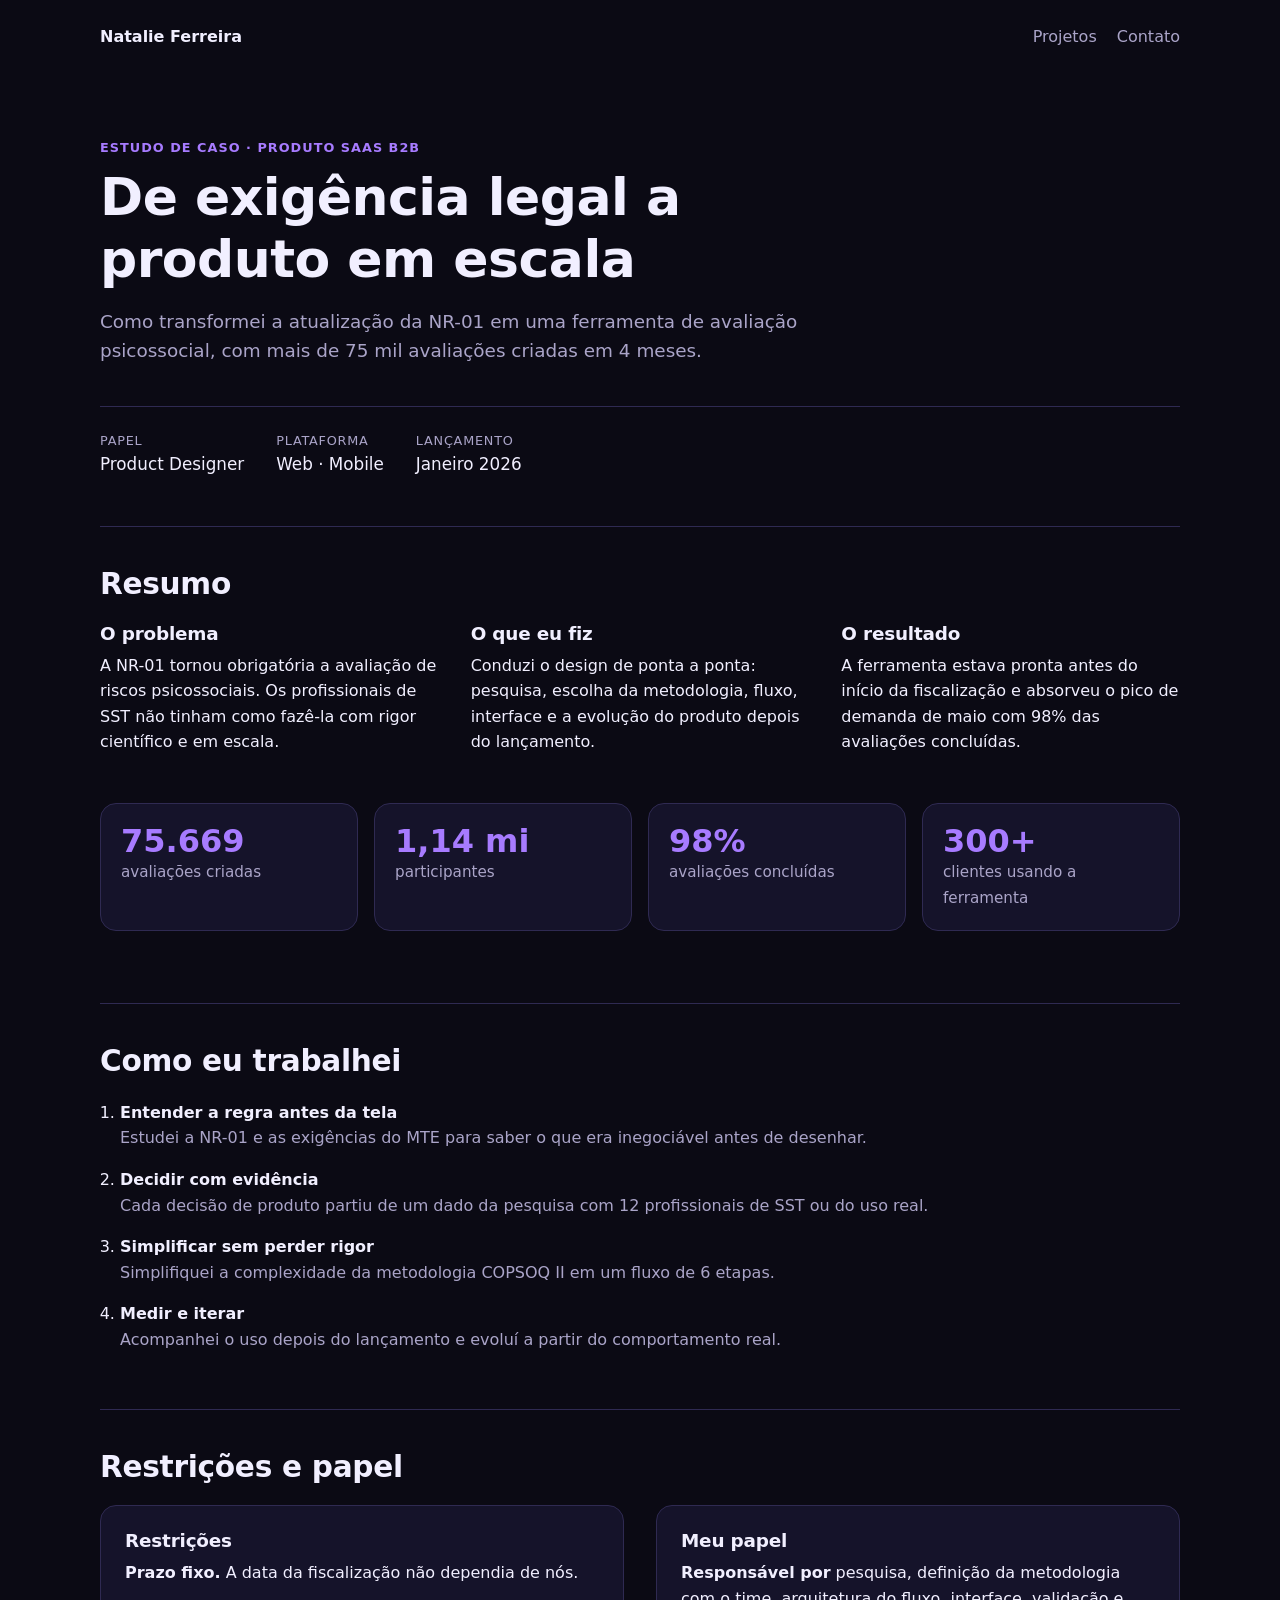
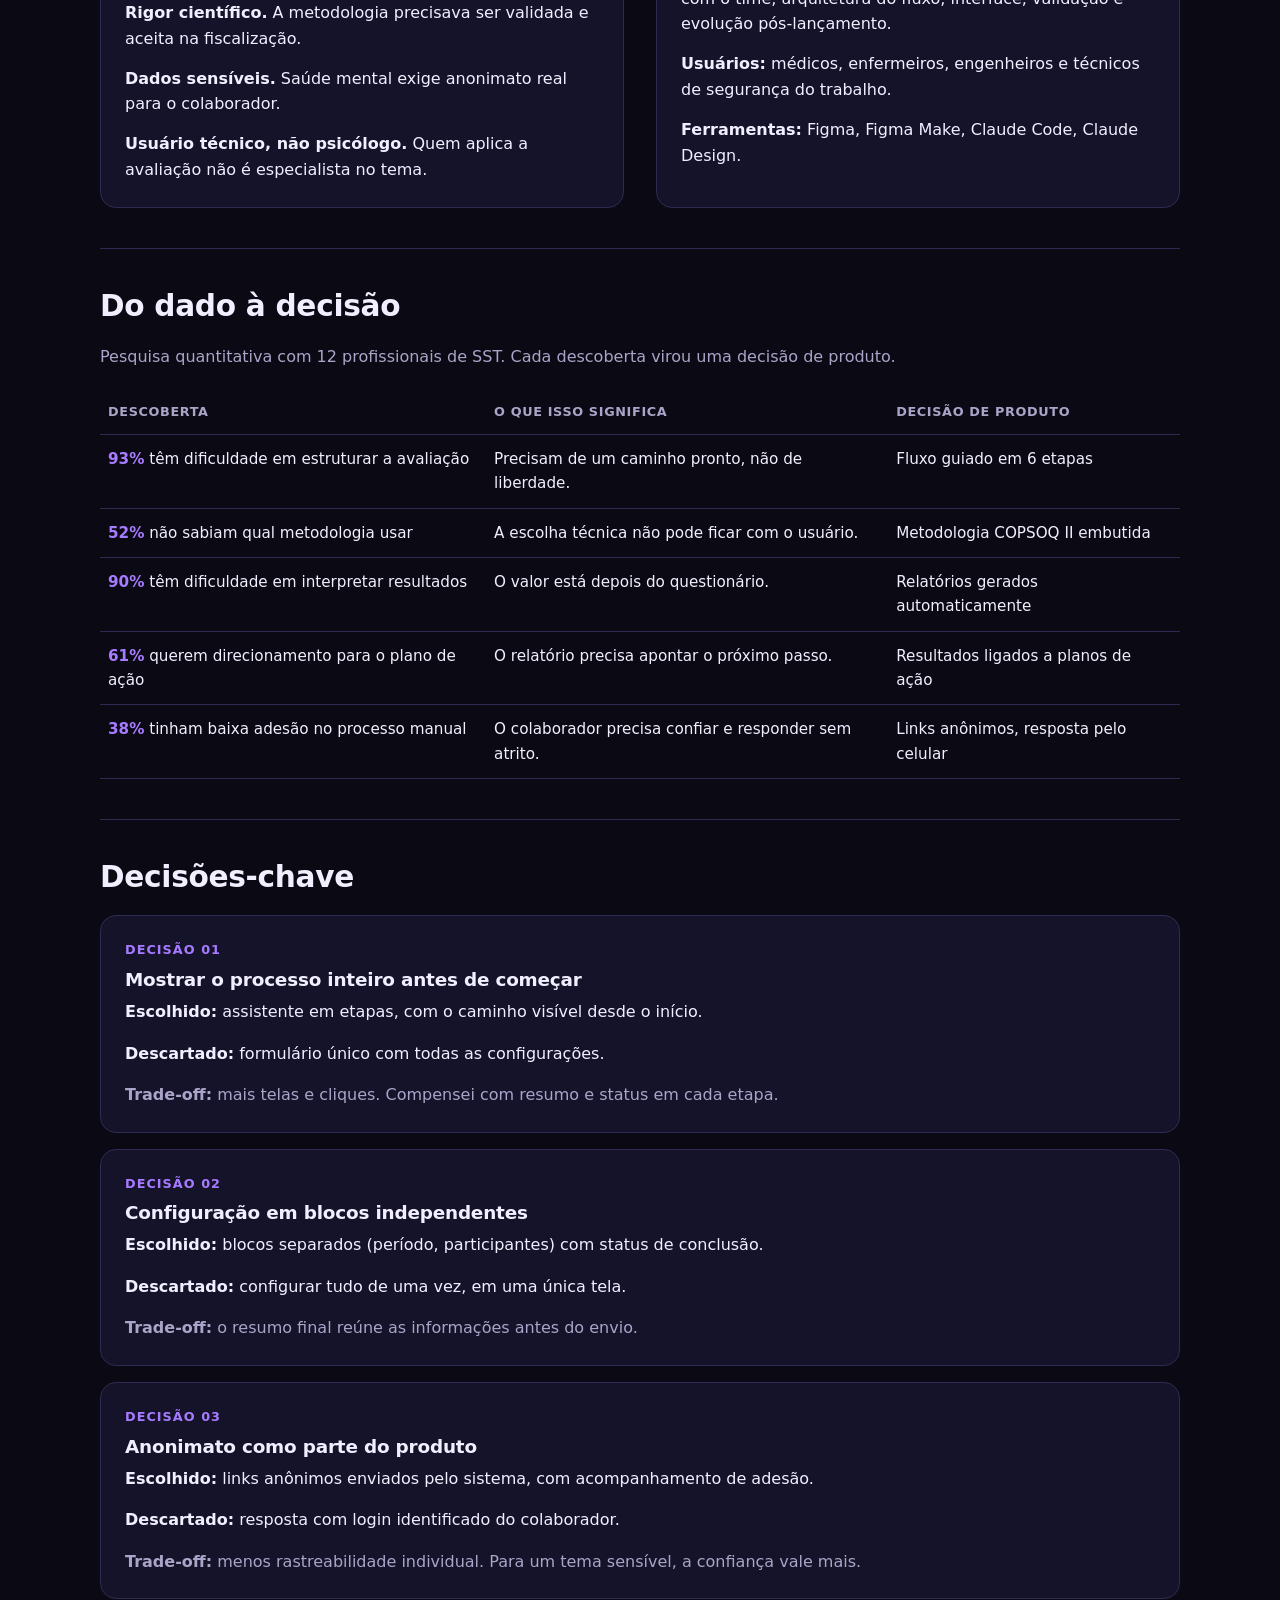
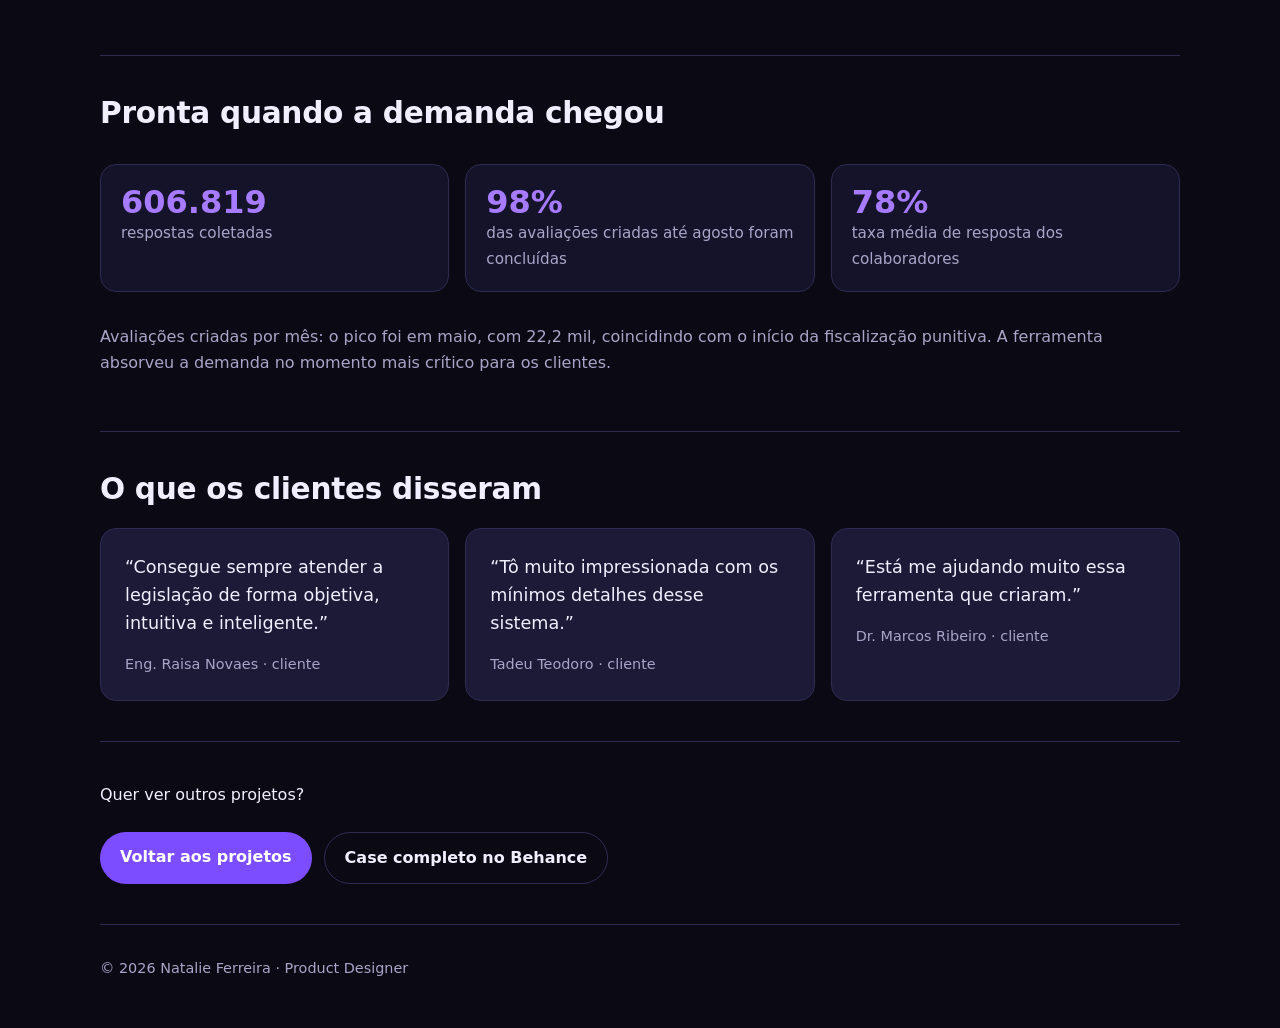
<file: projeto-avaliacao-psicossocial.html>
<!DOCTYPE html>
<html lang="pt-BR">
  <head>
    <meta charset="UTF-8" />
    <meta name="viewport" content="width=device-width, initial-scale=1.0" />
    <meta name="description" content="Estudo de caso: avaliação psicossocial da NR-01 no Sistema ESO, por Natalie Ferreira." />
    <title>Avaliação psicossocial | Natalie Ferreira</title>
    <link rel="stylesheet" href="styles.css" />
  </head>
  <body>
    <header class="site-header">
      <a class="logo" href="index.html">Natalie Ferreira</a>
      <nav aria-label="Principal">
        <a href="index.html#projetos">Projetos</a>
        <a href="index.html#contato">Contato</a>
      </nav>
    </header>

    <main>
      <section class="hero">
        <p class="eyebrow">Estudo de caso · Produto SaaS B2B</p>
        <h1>De exigência legal a produto em escala</h1>
        <p class="lead">
          Como transformei a atualização da NR-01 em uma ferramenta de avaliação psicossocial, com mais de 75 mil avaliações criadas em 4 meses.
        </p>
        <dl class="case-meta">
          <div><dt>Papel</dt><dd>Product Designer</dd></div>
          <div><dt>Plataforma</dt><dd>Web · Mobile</dd></div>
          <div><dt>Lançamento</dt><dd>Janeiro 2026</dd></div>
        </dl>
      </section>

      <section class="section">
        <h2>Resumo</h2>
        <div class="three-col">
          <div>
            <h3>O problema</h3>
            <p>A NR-01 tornou obrigatória a avaliação de riscos psicossociais. Os profissionais de SST não tinham como fazê-la com rigor científico e em escala.</p>
          </div>
          <div>
            <h3>O que eu fiz</h3>
            <p>Conduzi o design de ponta a ponta: pesquisa, escolha da metodologia, fluxo, interface e a evolução do produto depois do lançamento.</p>
          </div>
          <div>
            <h3>O resultado</h3>
            <p>A ferramenta estava pronta antes do início da fiscalização e absorveu o pico de demanda de maio com 98% das avaliações concluídas.</p>
          </div>
        </div>

        <ul class="stats">
          <li><strong>75.669</strong><span>avaliações criadas</span></li>
          <li><strong>1,14 mi</strong><span>participantes</span></li>
          <li><strong>98%</strong><span>avaliações concluídas</span></li>
          <li><strong>300+</strong><span>clientes usando a ferramenta</span></li>
        </ul>
      </section>

      <section class="section">
        <h2>Como eu trabalhei</h2>
        <ol class="steps">
          <li><strong>Entender a regra antes da tela</strong><span>Estudei a NR-01 e as exigências do MTE para saber o que era inegociável antes de desenhar.</span></li>
          <li><strong>Decidir com evidência</strong><span>Cada decisão de produto partiu de um dado da pesquisa com 12 profissionais de SST ou do uso real.</span></li>
          <li><strong>Simplificar sem perder rigor</strong><span>Simplifiquei a complexidade da metodologia COPSOQ II em um fluxo de 6 etapas.</span></li>
          <li><strong>Medir e iterar</strong><span>Acompanhei o uso depois do lançamento e evoluí a partir do comportamento real.</span></li>
        </ol>
      </section>

      <section class="section">
        <h2>Restrições e papel</h2>
        <div class="two-col">
          <div class="panel">
            <h3>Restrições</h3>
            <ul class="plain">
              <li><strong>Prazo fixo.</strong> A data da fiscalização não dependia de nós.</li>
              <li><strong>Rigor científico.</strong> A metodologia precisava ser validada e aceita na fiscalização.</li>
              <li><strong>Dados sensíveis.</strong> Saúde mental exige anonimato real para o colaborador.</li>
              <li><strong>Usuário técnico, não psicólogo.</strong> Quem aplica a avaliação não é especialista no tema.</li>
            </ul>
          </div>
          <div class="panel">
            <h3>Meu papel</h3>
            <ul class="plain">
              <li><strong>Responsável por</strong> pesquisa, definição da metodologia com o time, arquitetura do fluxo, interface, validação e evolução pós-lançamento.</li>
              <li><strong>Usuários:</strong> médicos, enfermeiros, engenheiros e técnicos de segurança do trabalho.</li>
              <li><strong>Ferramentas:</strong> Figma, Figma Make, Claude Code, Claude Design.</li>
            </ul>
          </div>
        </div>
      </section>

      <section class="section">
        <h2>Do dado à decisão</h2>
        <p class="muted">Pesquisa quantitativa com 12 profissionais de SST. Cada descoberta virou uma decisão de produto.</p>
        <table class="research">
          <thead>
            <tr><th>Descoberta</th><th>O que isso significa</th><th>Decisão de produto</th></tr>
          </thead>
          <tbody>
            <tr><td><strong>93%</strong> têm dificuldade em estruturar a avaliação</td><td>Precisam de um caminho pronto, não de liberdade.</td><td>Fluxo guiado em 6 etapas</td></tr>
            <tr><td><strong>52%</strong> não sabiam qual metodologia usar</td><td>A escolha técnica não pode ficar com o usuário.</td><td>Metodologia COPSOQ II embutida</td></tr>
            <tr><td><strong>90%</strong> têm dificuldade em interpretar resultados</td><td>O valor está depois do questionário.</td><td>Relatórios gerados automaticamente</td></tr>
            <tr><td><strong>61%</strong> querem direcionamento para o plano de ação</td><td>O relatório precisa apontar o próximo passo.</td><td>Resultados ligados a planos de ação</td></tr>
            <tr><td><strong>38%</strong> tinham baixa adesão no processo manual</td><td>O colaborador precisa confiar e responder sem atrito.</td><td>Links anônimos, resposta pelo celular</td></tr>
          </tbody>
        </table>
      </section>

      <section class="section">
        <h2>Decisões-chave</h2>

        <article class="decision">
          <p class="eyebrow">Decisão 01</p>
          <h3>Mostrar o processo inteiro antes de começar</h3>
          <p><strong>Escolhido:</strong> assistente em etapas, com o caminho visível desde o início.</p>
          <p><strong>Descartado:</strong> formulário único com todas as configurações.</p>
          <p class="muted"><strong>Trade-off:</strong> mais telas e cliques. Compensei com resumo e status em cada etapa.</p>
        </article>

        <article class="decision">
          <p class="eyebrow">Decisão 02</p>
          <h3>Configuração em blocos independentes</h3>
          <p><strong>Escolhido:</strong> blocos separados (período, participantes) com status de conclusão.</p>
          <p><strong>Descartado:</strong> configurar tudo de uma vez, em uma única tela.</p>
          <p class="muted"><strong>Trade-off:</strong> o resumo final reúne as informações antes do envio.</p>
        </article>

        <article class="decision">
          <p class="eyebrow">Decisão 03</p>
          <h3>Anonimato como parte do produto</h3>
          <p><strong>Escolhido:</strong> links anônimos enviados pelo sistema, com acompanhamento de adesão.</p>
          <p><strong>Descartado:</strong> resposta com login identificado do colaborador.</p>
          <p class="muted"><strong>Trade-off:</strong> menos rastreabilidade individual. Para um tema sensível, a confiança vale mais.</p>
        </article>
      </section>

      <section class="section">
        <h2>Pronta quando a demanda chegou</h2>
        <ul class="stats">
          <li><strong>606.819</strong><span>respostas coletadas</span></li>
          <li><strong>98%</strong><span>das avaliações criadas até agosto foram concluídas</span></li>
          <li><strong>78%</strong><span>taxa média de resposta dos colaboradores</span></li>
        </ul>
        <p class="muted">
          Avaliações criadas por mês: o pico foi em maio, com 22,2 mil, coincidindo com o início da fiscalização punitiva. A ferramenta absorveu a demanda no momento mais crítico para os clientes.
        </p>
      </section>

      <section class="section">
        <h2>O que os clientes disseram</h2>
        <div class="quotes">
          <blockquote>
            <p>“Consegue sempre atender a legislação de forma objetiva, intuitiva e inteligente.”</p>
            <footer>Eng. Raisa Novaes · cliente</footer>
          </blockquote>
          <blockquote>
            <p>“Tô muito impressionada com os mínimos detalhes desse sistema.”</p>
            <footer>Tadeu Teodoro · cliente</footer>
          </blockquote>
          <blockquote>
            <p>“Está me ajudando muito essa ferramenta que criaram.”</p>
            <footer>Dr. Marcos Ribeiro · cliente</footer>
          </blockquote>
        </div>
      </section>

      <section class="section next">
        <p>Quer ver outros projetos?</p>
        <div class="actions">
          <a class="button" href="index.html#projetos">Voltar aos projetos</a>
          <a class="button button-outline" href="https://www.behance.net/gallery/258138321/Case-Produto-Saas-B2B" target="_blank" rel="noopener">Case completo no Behance</a>
        </div>
      </section>
    </main>

    <footer class="site-footer">
      <p>&copy; 2026 Natalie Ferreira · Product Designer</p>
    </footer>
  </body>
</html>
</file>
<file: styles.css>
:root {
  --color-bg: #0b0a14;
  --color-surface: #15132a;
  --color-surface-2: #1d1a38;
  --color-text: #f1efff;
  --color-muted: #aaa4c8;
  --color-accent: #a77bff;
  --color-accent-strong: #7c4dff;
  --color-border: #2f2a52;
  --radius: 16px;
  --max-width: 1080px;
  --font: system-ui, -apple-system, "Segoe UI", Roboto, sans-serif;
}

* {
  box-sizing: border-box;
}

html {
  scroll-behavior: smooth;
}

body {
  margin: 0;
  font-family: var(--font);
  line-height: 1.6;
  color: var(--color-text);
  background: var(--color-bg);
}

a {
  color: var(--color-accent);
}

h1,
h2,
h3 {
  line-height: 1.2;
  letter-spacing: -0.01em;
}

h1 {
  font-size: clamp(2rem, 5vw, 3.25rem);
  margin: 0 0 1rem;
  max-width: 22ch;
}

h2 {
  font-size: 1.85rem;
  margin: 0 0 1.25rem;
}

h3 {
  font-size: 1.15rem;
  margin: 0 0 0.5rem;
}

p {
  margin: 0 0 1rem;
}

:focus-visible {
  outline: 3px solid var(--color-accent);
  outline-offset: 3px;
}

.site-header,
.hero,
.section,
.site-footer {
  width: min(100% - 2rem, var(--max-width));
  margin-inline: auto;
}

.site-header {
  display: flex;
  flex-wrap: wrap;
  align-items: center;
  justify-content: space-between;
  gap: 1rem;
  padding: 1.5rem 0;
}

.logo {
  font-weight: 700;
  color: var(--color-text);
  text-decoration: none;
}

nav {
  display: flex;
  gap: 1.25rem;
}

nav a {
  color: var(--color-muted);
  text-decoration: none;
}

nav a:hover {
  color: var(--color-accent);
}

.hero {
  padding: 4rem 0 3rem;
}

.eyebrow {
  margin: 0 0 0.5rem;
  color: var(--color-accent);
  font-weight: 600;
  text-transform: uppercase;
  letter-spacing: 0.08em;
  font-size: 0.8rem;
}

.lead {
  font-size: 1.15rem;
  color: var(--color-muted);
  max-width: 60ch;
}

.muted {
  color: var(--color-muted);
}

.actions {
  display: flex;
  flex-wrap: wrap;
  gap: 0.75rem;
  margin-top: 1.5rem;
}

.button {
  display: inline-block;
  padding: 0.75rem 1.25rem;
  border-radius: 999px;
  background: var(--color-accent-strong);
  color: #ffffff;
  text-decoration: none;
  font-weight: 600;
}

.button-outline {
  background: transparent;
  border: 1px solid var(--color-border);
  color: var(--color-text);
}

.section {
  padding: 2.5rem 0;
  border-top: 1px solid var(--color-border);
}

.two-col,
.three-col {
  display: grid;
  gap: 2rem;
}

.two-col {
  grid-template-columns: repeat(2, minmax(0, 1fr));
}

.three-col {
  grid-template-columns: repeat(3, minmax(0, 1fr));
}

.subhead {
  margin-top: 2rem;
}

.tags {
  list-style: none;
  padding: 0;
  margin: 0 0 1.25rem;
  display: flex;
  flex-wrap: wrap;
  gap: 0.5rem;
}

.tags li {
  padding: 0.3rem 0.7rem;
  border-radius: 999px;
  background: var(--color-surface-2);
  border: 1px solid var(--color-border);
  font-size: 0.9rem;
}

.timeline {
  list-style: none;
  padding: 0;
  margin: 0;
}

.timeline li {
  padding: 0.85rem 0;
  border-bottom: 1px solid var(--color-border);
}

.timeline span {
  display: block;
  font-size: 0.9rem;
}

.grid {
  display: grid;
  gap: 1.25rem;
  grid-template-columns: repeat(auto-fit, minmax(260px, 1fr));
}

.card,
.panel,
.decision {
  background: var(--color-surface);
  border: 1px solid var(--color-border);
  border-radius: var(--radius);
  padding: 1.5rem;
}

.card p:last-of-type {
  color: var(--color-muted);
}

.card-link {
  font-weight: 600;
  text-decoration: none;
}

.tag {
  display: inline-block;
  padding: 0.25rem 0.6rem;
  border-radius: 999px;
  font-size: 0.8rem;
  color: var(--color-muted);
  border: 1px dashed var(--color-border);
}

.contact-list {
  list-style: none;
  padding: 0;
  margin: 0;
  display: grid;
  gap: 0.5rem;
}

.case-meta {
  display: flex;
  flex-wrap: wrap;
  gap: 2rem;
  margin: 2.5rem 0 0;
  padding-top: 1.5rem;
  border-top: 1px solid var(--color-border);
}

.case-meta dt {
  font-size: 0.8rem;
  text-transform: uppercase;
  letter-spacing: 0.06em;
  color: var(--color-muted);
}

.case-meta dd {
  margin: 0;
  font-size: 1.05rem;
}

.stats {
  list-style: none;
  padding: 0;
  margin: 2rem 0;
  display: grid;
  gap: 1rem;
  grid-template-columns: repeat(auto-fit, minmax(190px, 1fr));
}

.stats li {
  background: var(--color-surface);
  border: 1px solid var(--color-border);
  border-radius: var(--radius);
  padding: 1.25rem;
}

.stats strong {
  display: block;
  font-size: 2rem;
  color: var(--color-accent);
  line-height: 1.1;
}

.stats span {
  color: var(--color-muted);
  font-size: 0.95rem;
}

.steps {
  padding-left: 1.25rem;
  display: grid;
  gap: 1rem;
}

.steps li strong {
  display: block;
}

.steps li span {
  color: var(--color-muted);
}

.plain {
  list-style: none;
  padding: 0;
  margin: 0;
  display: grid;
  gap: 0.9rem;
}

.research {
  width: 100%;
  border-collapse: collapse;
  margin-top: 1.25rem;
  font-size: 0.95rem;
}

.research th,
.research td {
  text-align: left;
  padding: 0.75rem 0.5rem;
  border-bottom: 1px solid var(--color-border);
  vertical-align: top;
}

.research th {
  color: var(--color-muted);
  font-weight: 600;
  font-size: 0.8rem;
  text-transform: uppercase;
  letter-spacing: 0.05em;
}

.research td strong {
  color: var(--color-accent);
}

.decision {
  margin-bottom: 1rem;
}

.decision p:last-child {
  margin-bottom: 0;
}

.quotes {
  display: grid;
  gap: 1rem;
  grid-template-columns: repeat(auto-fit, minmax(260px, 1fr));
}

blockquote {
  margin: 0;
  background: var(--color-surface-2);
  border: 1px solid var(--color-border);
  border-radius: var(--radius);
  padding: 1.5rem;
}

blockquote p {
  font-size: 1.1rem;
}

blockquote footer {
  color: var(--color-muted);
  font-size: 0.9rem;
}

.next {
  text-align: left;
}

.site-footer {
  padding: 2rem 0;
  color: var(--color-muted);
  font-size: 0.9rem;
  border-top: 1px solid var(--color-border);
}

@media (max-width: 760px) {
  .two-col,
  .three-col {
    grid-template-columns: 1fr;
  }

  nav {
    gap: 0.9rem;
  }
}

@media (prefers-reduced-motion: reduce) {
  html {
    scroll-behavior: auto;
  }
}
</file>
